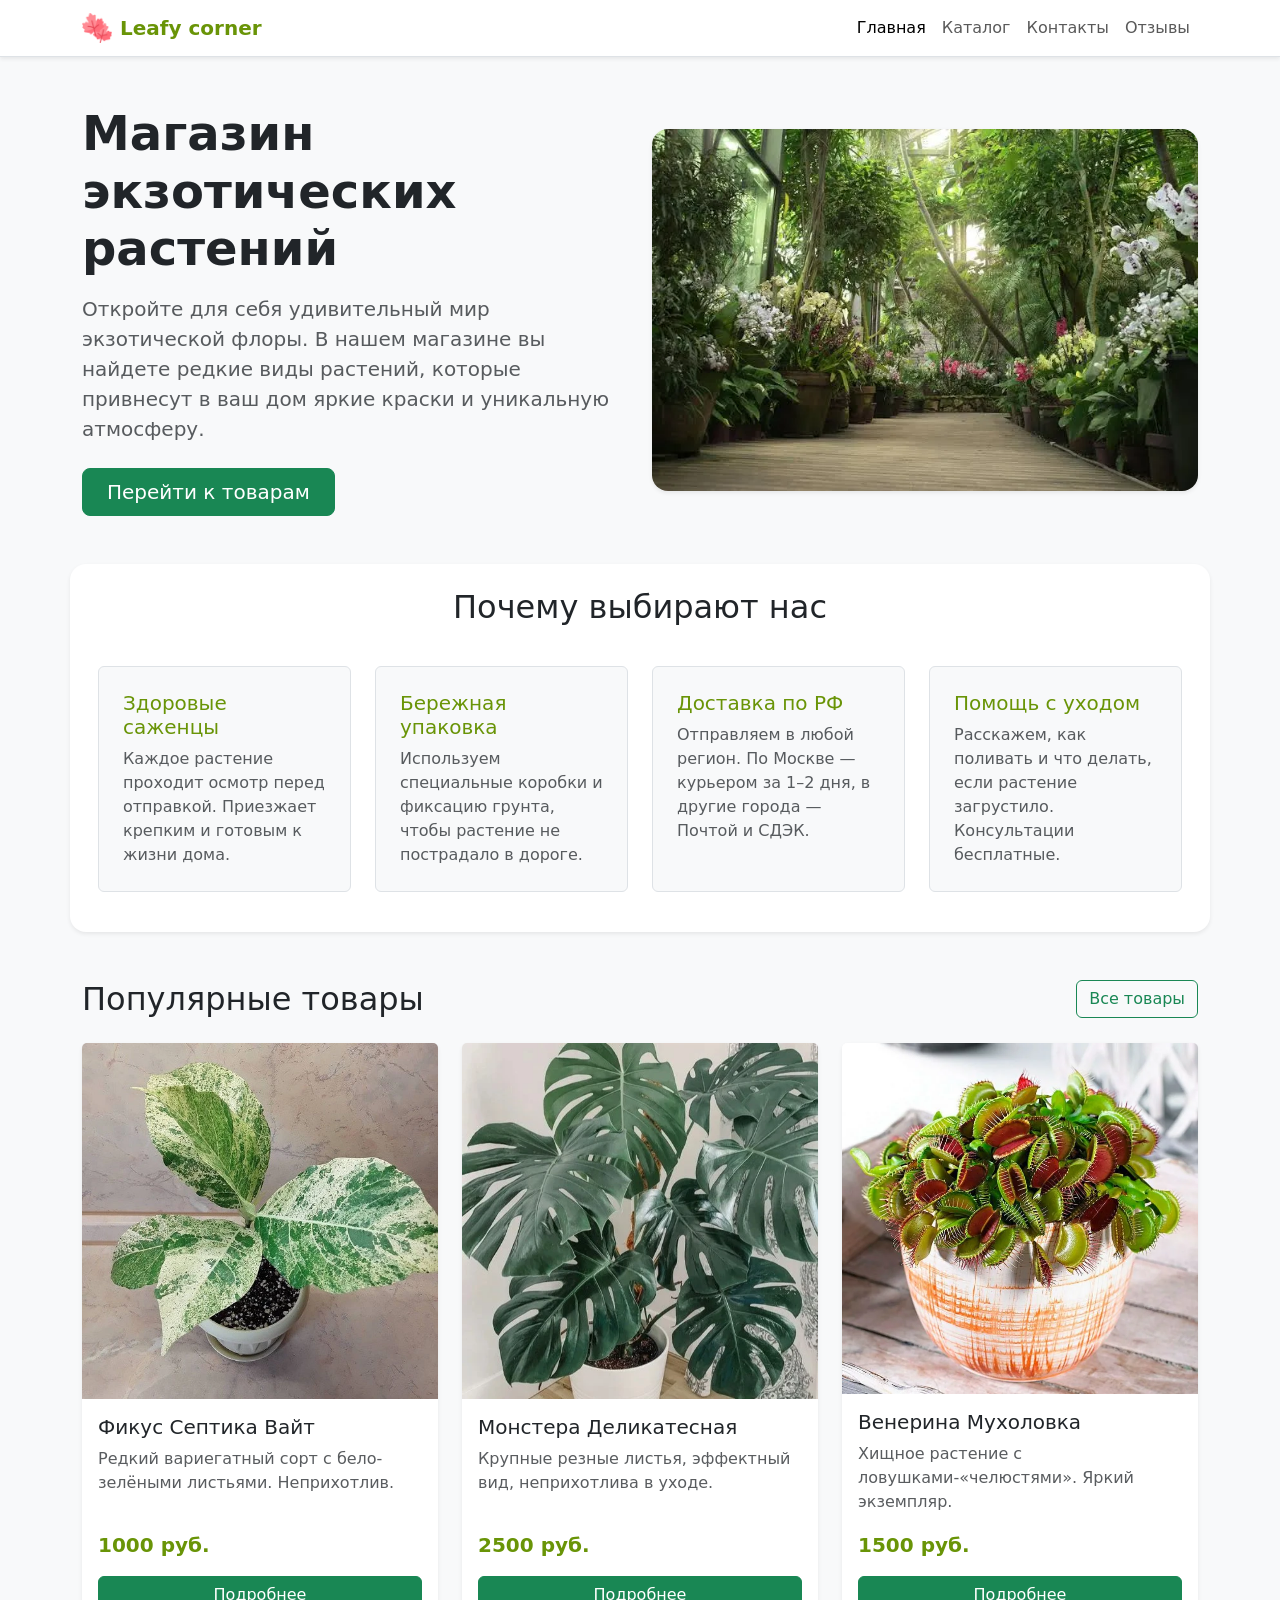
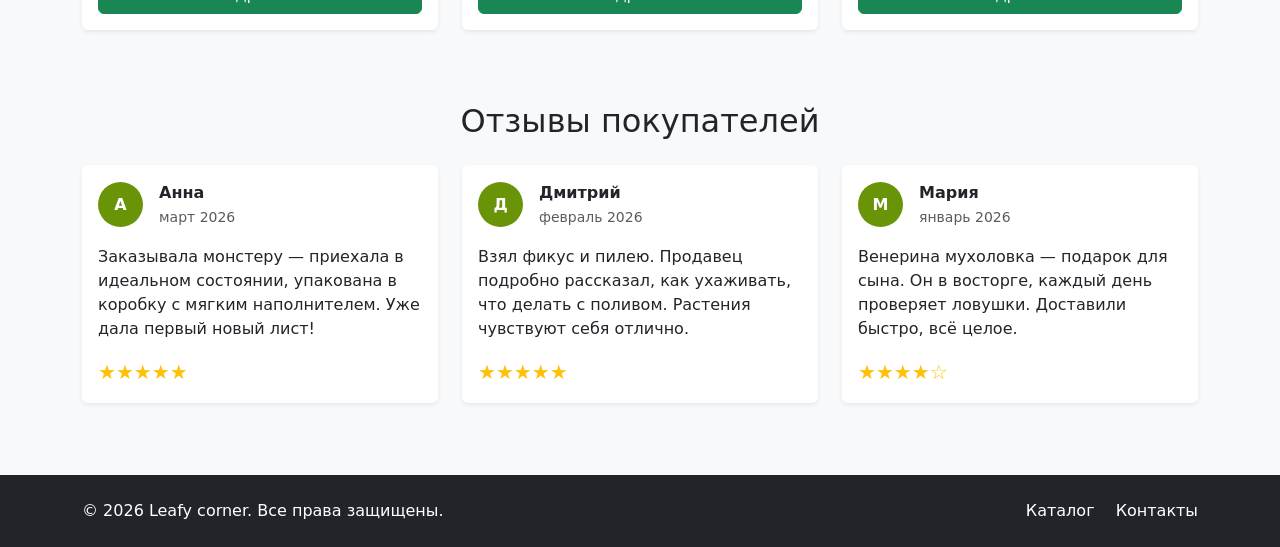
<file: index.html>
<!DOCTYPE html>
<html lang="ru">
<head>
  <meta charset="UTF-8">
  <meta name="viewport" content="width=device-width, initial-scale=1.0">
  <title>Leafy corner — Магазин экзотических растений</title>
  <link href="https://cdn.jsdelivr.net/npm/bootstrap@5.3.3/dist/css/bootstrap.min.css" rel="stylesheet">
  <link rel="stylesheet" href="css/custom.css">
</head>

<body class="d-flex flex-column min-vh-100 bg-light">

  <nav class="navbar navbar-expand-lg navbar-light bg-white border-bottom shadow-sm">
    <div class="container">
      <a class="navbar-brand d-flex align-items-center gap-2 fw-bold text-success" href="index.html">
        <img src="images/logo.png" alt="Logo" height="30">
        Leafy corner
      </a>

      <button class="navbar-toggler" type="button" data-bs-toggle="collapse" data-bs-target="#mainNavbar" aria-controls="mainNavbar" aria-expanded="false" aria-label="Переключить навигацию">
        <span class="navbar-toggler-icon"></span>
      </button>

      <div class="collapse navbar-collapse" id="mainNavbar">
        <ul class="navbar-nav ms-auto">
          <li class="nav-item">
            <a class="nav-link active" aria-current="page" href="index.html">Главная</a>
          </li>
          <li class="nav-item">
            <a class="nav-link" href="catalog.html">Каталог</a>
          </li>
          <li class="nav-item">
            <a class="nav-link" href="contacts.html">Контакты</a>
          </li>
          <li class="nav-item">
            <a class="nav-link" href="#reviews">Отзывы</a>
          </li>
        </ul>
      </div>
    </div>
  </nav>

  <main class="flex-grow-1">

    <section class="container my-5">
      <div class="row align-items-center g-4">
        <div class="col-12 col-lg-6">
          <h1 class="display-5 fw-bold mb-3">Магазин экзотических растений</h1>
          <p class="lead text-muted mb-4">
            Откройте для себя удивительный мир экзотической флоры. В нашем магазине вы найдете редкие виды растений, которые привнесут в ваш дом яркие краски и уникальную атмосферу.
          </p>
          <a class="btn btn-success btn-lg px-4" href="catalog.html">Перейти к товарам</a>
        </div>
        <div class="col-12 col-lg-6">
          <img src="images/im.webp" alt="Экзотические растения" class="img-fluid rounded-4 shadow-sm w-100" style="object-fit: cover; max-height: 400px;">
        </div>
      </div>
    </section>

    <section class="container my-5 py-4 bg-white rounded-4 shadow-sm">
      <h2 class="text-center mb-4">Почему выбирают нас</h2>
      <div class="row g-4 p-3">
        <div class="col-12 col-md-6 col-lg-3">
          <div class="p-4 border rounded h-100 bg-light">
            <h3 class="h5 text-success">Здоровые саженцы</h3>
            <p class="mb-0 text-muted">Каждое растение проходит осмотр перед отправкой. Приезжает крепким и готовым к жизни дома.</p>
          </div>
        </div>
        <div class="col-12 col-md-6 col-lg-3">
          <div class="p-4 border rounded h-100 bg-light">
            <h3 class="h5 text-success">Бережная упаковка</h3>
            <p class="mb-0 text-muted">Используем специальные коробки и фиксацию грунта, чтобы растение не пострадало в дороге.</p>
          </div>
        </div>
        <div class="col-12 col-md-6 col-lg-3">
          <div class="p-4 border rounded h-100 bg-light">
            <h3 class="h5 text-success">Доставка по РФ</h3>
            <p class="mb-0 text-muted">Отправляем в любой регион. По Москве — курьером за 1–2 дня, в другие города — Почтой и СДЭК.</p>
          </div>
        </div>
        <div class="col-12 col-md-6 col-lg-3">
          <div class="p-4 border rounded h-100 bg-light">
            <h3 class="h5 text-success">Помощь с уходом</h3>
            <p class="mb-0 text-muted">Расскажем, как поливать и что делать, если растение загрустило. Консультации бесплатные.</p>
          </div>
        </div>
      </div>
    </section>

    <section class="container my-5">
      <div class="d-flex justify-content-between align-items-center mb-4">
        <h2 class="mb-0">Популярные товары</h2>
        <a class="btn btn-outline-success" href="catalog.html">Все товары</a>
      </div>

      <div class="row row-cols-1 row-cols-md-2 row-cols-lg-3 g-4">
        
        <div class="col">
          <div class="card h-100 shadow-sm border-0">
            <img src="images/ficus variegatny.webp" class="card-img-top bg-light" alt="Фикус">
            <div class="card-body d-flex flex-column">
              <h3 class="h5 card-title">Фикус Септика Вайт</h3>
              <p class="card-text text-muted flex-grow-1">Редкий вариегатный сорт с бело-зелёными листьями. Неприхотлив.</p>
              <p class="fw-bold fs-5 text-success mb-3">1000 руб.</p>
              <a href="goods/ficus.html" class="btn btn-success w-100 mt-auto">Подробнее</a>
            </div>
          </div>
        </div>

        <div class="col">
          <div class="card h-100 shadow-sm border-0">
            <img src="images/monstera.webp" class="card-img-top bg-light" alt="Фикус">
            <div class="card-body d-flex flex-column">
              <h3 class="h5 card-title">Монстера Деликатесная</h3>
              <p class="card-text text-muted flex-grow-1">Крупные резные листья, эффектный вид, неприхотлива в уходе.</p>
              <p class="fw-bold fs-5 text-success mb-3">2500 руб.</p>
              <a href="goods/monstera.html" class="btn btn-success w-100 mt-auto">Подробнее</a>
            </div>
          </div>
        </div>

        <div class="col">
          <div class="card h-100 shadow-sm border-0">
            <img src="images/dionaea.webp" class="card-img-top bg-light" alt="Фикус">
            <div class="card-body d-flex flex-column">
              <h3 class="h5 card-title">Венерина Мухоловка</h3>
              <p class="card-text text-muted flex-grow-1">Хищное растение с ловушками-«челюстями». Яркий экземпляр.</p>
              <p class="fw-bold fs-5 text-success mb-3">1500 руб.</p>
              <a href="goods/dionaea.html" class="btn btn-success w-100 mt-auto">Подробнее</a>
            </div>
          </div>
        </div>

      </div>
    </section>

    <section class="container my-5 py-4" id="reviews">
      <h2 class="text-center mb-4">Отзывы покупателей</h2>
      <div class="row row-cols-1 row-cols-md-2 row-cols-lg-3 g-4">
        
        <div class="col">
          <div class="card h-100 border-0 shadow-sm p-3">
            <div class="d-flex align-items-center gap-3 mb-3">
              <div class="bg-success text-white rounded-circle d-flex align-items-center justify-content-center fw-bold" style="width: 45px; height: 45px;">А</div>
              <div>
                <strong class="d-block">Анна</strong>
                <small class="text-muted">март 2026</small>
              </div>
            </div>
            <p class="card-text flex-grow-1">Заказывала монстеру — приехала в идеальном состоянии, упакована в коробку с мягким наполнителем. Уже дала первый новый лист!</p>
            <div class="text-warning fs-5">★★★★★</div>
          </div>
        </div>

        <div class="col">
          <div class="card h-100 border-0 shadow-sm p-3">
            <div class="d-flex align-items-center gap-3 mb-3">
              <div class="bg-success text-white rounded-circle d-flex align-items-center justify-content-center fw-bold" style="width: 45px; height: 45px;">Д</div>
              <div>
                <strong class="d-block">Дмитрий</strong>
                <small class="text-muted">февраль 2026</small>
              </div>
            </div>
            <p class="card-text flex-grow-1">Взял фикус и пилею. Продавец подробно рассказал, как ухаживать, что делать с поливом. Растения чувствуют себя отлично.</p>
            <div class="text-warning fs-5">★★★★★</div>
          </div>
        </div>

        <div class="col">
          <div class="card h-100 border-0 shadow-sm p-3">
            <div class="d-flex align-items-center gap-3 mb-3">
              <div class="bg-success text-white rounded-circle d-flex align-items-center justify-content-center fw-bold" style="width: 45px; height: 45px;">М</div>
              <div>
                <strong class="d-block">Мария</strong>
                <small class="text-muted">январь 2026</small>
              </div>
            </div>
            <p class="card-text flex-grow-1">Венерина мухоловка — подарок для сына. Он в восторге, каждый день проверяет ловушки. Доставили быстро, всё целое.</p>
            <div class="text-warning fs-5">★★★★☆</div>
          </div>
        </div>

      </div>
    </section>

  </main>

  <footer class="bg-dark text-white py-4 mt-auto">
    <div class="container">
      <div class="row align-items-center g-3">
        <div class="col-12 col-md-6">
          <p class="mb-0">&copy; 2026 Leafy corner. Все права защищены.</p>
        </div>
        <div class="col-12 col-md-6 text-md-end">
          <a class="text-white text-decoration-none me-3" href="catalog.html">Каталог</a>
          <a class="text-white text-decoration-none" href="contacts.html">Контакты</a>
        </div>
      </div>
    </div>
  </footer>

<script 
  src="https://cdn.jsdelivr.net/npm/bootstrap@5.3.3/dist/js/bootstrap.bundle.min.js">
</script>
</body>
</html>
</file>
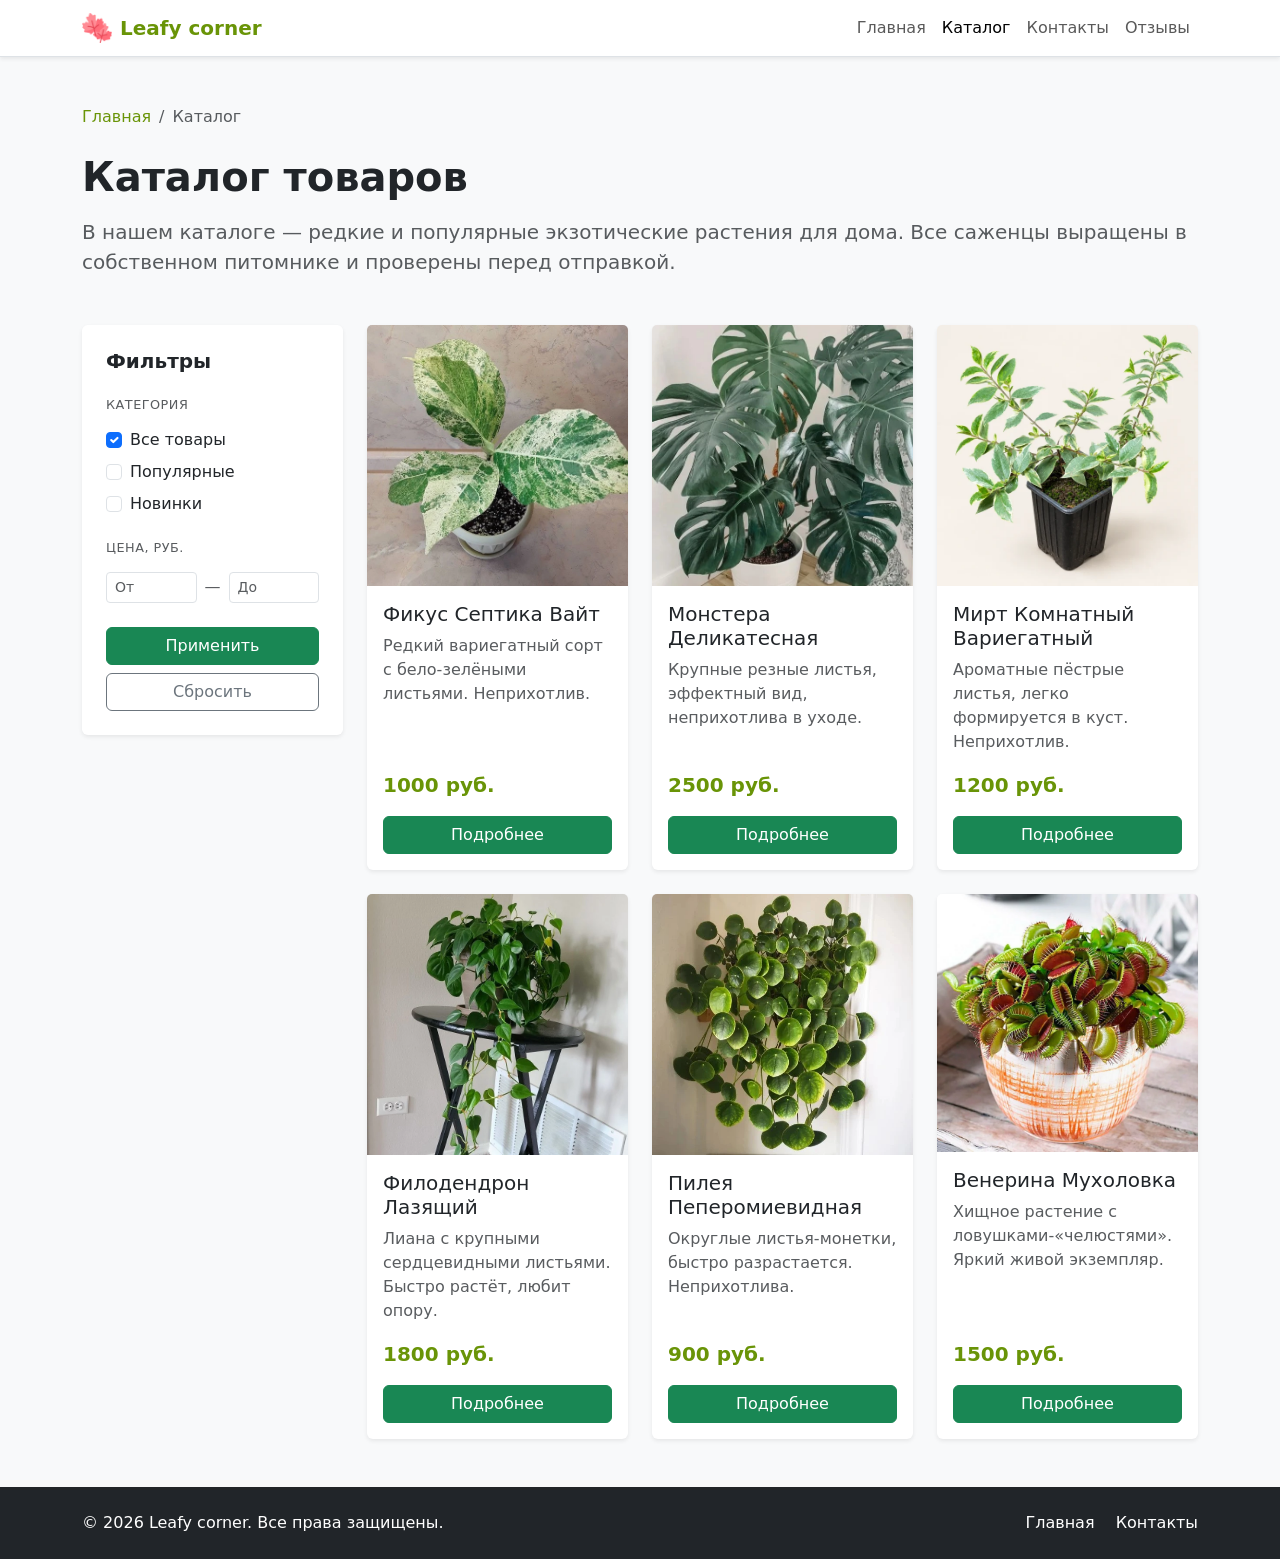
<file: catalog.html>
<!DOCTYPE html>
<html lang="ru">
<head>
  <meta charset="UTF-8">
  <meta name="viewport" content="width=device-width, initial-scale=1.0">
  <title>Каталог товаров — Leafy corner</title>
  <link href="https://cdn.jsdelivr.net/npm/bootstrap@5.3.3/dist/css/bootstrap.min.css" rel="stylesheet">
  <link rel="stylesheet" href="css/custom.css">
</head>

<body class="d-flex flex-column min-vh-100 bg-light">

  <nav class="navbar navbar-expand-lg navbar-light bg-white border-bottom shadow-sm">
    <div class="container">
      <a class="navbar-brand d-flex align-items-center gap-2 fw-bold text-success" href="index.html">
        <img src="images/logo.png" alt="Logo" height="30">
        Leafy corner
      </a>
      <button class="navbar-toggler" type="button" data-bs-toggle="collapse" data-bs-target="#mainNavbar">
        <span class="navbar-toggler-icon"></span>
      </button>
      <div class="collapse navbar-collapse" id="mainNavbar">
        <ul class="navbar-nav ms-auto">
          <li class="nav-item"><a class="nav-link" href="index.html">Главная</a></li>
          <li class="nav-item"><a class="nav-link active" aria-current="page" href="catalog.html">Каталог</a></li>
          <li class="nav-item"><a class="nav-link" href="contacts.html">Контакты</a></li>
          <li class="nav-item"><a class="nav-link" href="index.html#reviews">Отзывы</a></li>
        </ul>
      </div>
    </div>
  </nav>

  <main class="container my-5 flex-grow-1">
    
    <nav aria-label="breadcrumb" class="mb-4">
      <ol class="breadcrumb">
        <li class="breadcrumb-item"><a href="index.html" class="text-success text-decoration-none">Главная</a></li>
        <li class="breadcrumb-item active" aria-current="page">Каталог</li>
      </ol>
    </nav>

    <div class="mb-5">
      <h1 class="display-6 fw-bold mb-3">Каталог товаров</h1>
      <p class="text-muted fs-5">В нашем каталоге — редкие и популярные экзотические растения для дома. Все саженцы выращены в собственном питомнике и проверены перед отправкой.</p>
    </div>

    <div class="row g-4">
      
      <aside class="col-lg-3">
        <div class="card shadow-sm border-0 sticky-top" style="top: 20px;">
          <div class="card-body p-4">
            <h5 class="card-title mb-4 fw-bold">Фильтры</h5>
            
            <form>
              <div class="mb-4">
                <h6 class="text-muted text-uppercase mb-3" style="font-size: 0.8rem; letter-spacing: 0.5px;">Категория</h6>
                <div class="form-check mb-2">
                  <input class="form-check-input" type="checkbox" id="catAll" checked>
                  <label class="form-check-label" for="catAll">Все товары</label>
                </div>
                <div class="form-check mb-2">
                  <input class="form-check-input" type="checkbox" id="catPopular">
                  <label class="form-check-label" for="catPopular">Популярные</label>
                </div>
                <div class="form-check">
                  <input class="form-check-input" type="checkbox" id="catNew">
                  <label class="form-check-label" for="catNew">Новинки</label>
                </div>
              </div>

              <div class="mb-4">
                <h6 class="text-muted text-uppercase mb-3" style="font-size: 0.8rem; letter-spacing: 0.5px;">Цена, руб.</h6>
                <div class="d-flex gap-2 align-items-center">
                  <input type="number" class="form-control form-control-sm" placeholder="От" min="0">
                  <span class="text-muted">—</span>
                  <input type="number" class="form-control form-control-sm" placeholder="До" min="0">
                </div>
              </div>

              <button type="button" class="btn btn-success w-100">Применить</button>
              <button type="reset" class="btn btn-outline-secondary w-100 mt-2">Сбросить</button>
            </form>

          </div>
        </div>
      </aside>

      <div class="col-lg-9">
        <div class="row row-cols-1 row-cols-md-2 row-cols-xl-3 g-4">
          
          <div class="col">
            <div class="card h-100 shadow-sm border-0">
              <img src="images/ficus variegatny.webp" class="card-img-top bg-light" alt="Фикус Септика Вайт">
              <div class="card-body d-flex flex-column">
                <h3 class="h5 card-title">Фикус Септика Вайт</h3>
                <p class="card-text text-muted flex-grow-1">Редкий вариегатный сорт с бело-зелёными листьями. Неприхотлив.</p>
                <p class="fw-bold fs-5 text-success mb-3">1000 руб.</p>
                <a href="goods/ficus.html" class="btn btn-success w-100 mt-auto">Подробнее</a>
              </div>
            </div>
          </div>

          <div class="col">
            <div class="card h-100 shadow-sm border-0">
              <img src="images/monstera.webp" class="card-img-top bg-light" alt="Монстера Деликатесная">
              <div class="card-body d-flex flex-column">
                <h3 class="h5 card-title">Монстера Деликатесная</h3>
                <p class="card-text text-muted flex-grow-1">Крупные резные листья, эффектный вид, неприхотлива в уходе.</p>
                <p class="fw-bold fs-5 text-success mb-3">2500 руб.</p>
                <a href="goods/monstera.html" class="btn btn-success w-100 mt-auto">Подробнее</a>
              </div>
            </div>
          </div>

          <div class="col">
            <div class="card h-100 shadow-sm border-0">
              <img src="images/myrt.webp" class="card-img-top bg-light" alt="Мирт Комнатный Вариегатный">
              <div class="card-body d-flex flex-column">
                <h3 class="h5 card-title">Мирт Комнатный Вариегатный</h3>
                <p class="card-text text-muted flex-grow-1">Ароматные пёстрые листья, легко формируется в куст. Неприхотлив.</p>
                <p class="fw-bold fs-5 text-success mb-3">1200 руб.</p>
                <a href="goods/myrt.html" class="btn btn-success w-100 mt-auto">Подробнее</a>
              </div>
            </div>
          </div>

          <div class="col">
            <div class="card h-100 shadow-sm border-0">
              <img src="images/philodendron.webp" class="card-img-top bg-light" alt="Филодендрон Лазящий">
              <div class="card-body d-flex flex-column">
                <h3 class="h5 card-title">Филодендрон Лазящий</h3>
                <p class="card-text text-muted flex-grow-1">Лиана с крупными сердцевидными листьями. Быстро растёт, любит опору.</p>
                <p class="fw-bold fs-5 text-success mb-3">1800 руб.</p>
                <a href="goods/philodendron.html" class="btn btn-success w-100 mt-auto">Подробнее</a>
              </div>
            </div>
          </div>

          <div class="col">
            <div class="card h-100 shadow-sm border-0">
              <img src="images/pilea.webp" class="card-img-top bg-light" alt="Пилея Пеперомиевидная">
              <div class="card-body d-flex flex-column">
                <h3 class="h5 card-title">Пилея Пеперомиевидная</h3>
                <p class="card-text text-muted flex-grow-1">Округлые листья-монетки, быстро разрастается. Неприхотлива.</p>
                <p class="fw-bold fs-5 text-success mb-3">900 руб.</p>
                <a href="goods/pilea.html" class="btn btn-success w-100 mt-auto">Подробнее</a>
              </div>
            </div>
          </div>

          <div class="col">
            <div class="card h-100 shadow-sm border-0">
              <img src="images/dionaea.webp" class="card-img-top bg-light" alt="Венерина Мухоловка">
              <div class="card-body d-flex flex-column">
                <h3 class="h5 card-title">Венерина Мухоловка</h3>
                <p class="card-text text-muted flex-grow-1">Хищное растение с ловушками-«челюстями». Яркий живой экземпляр.</p>
                <p class="fw-bold fs-5 text-success mb-3">1500 руб.</p>
                <a href="goods/dionaea.html" class="btn btn-success w-100 mt-auto">Подробнее</a>
              </div>
            </div>
          </div>

        </div>
      </div>
    </div>
  </main>

  <footer class="bg-dark text-white py-4 mt-auto">
    <div class="container">
      <div class="row align-items-center g-3">
        <div class="col-12 col-md-6">
          <p class="mb-0">&copy; 2026 Leafy corner. Все права защищены.</p>
        </div>
        <div class="col-12 col-md-6 text-md-end">
          <a class="text-white text-decoration-none me-3" href="index.html">Главная</a>
          <a class="text-white text-decoration-none" href="contacts.html">Контакты</a>
        </div>
      </div>
    </div>
  </footer>

  <script src="https://cdn.jsdelivr.net/npm/bootstrap@5.3.3/dist/js/bootstrap.bundle.min.js"></script>
</body>
</html>
</file>
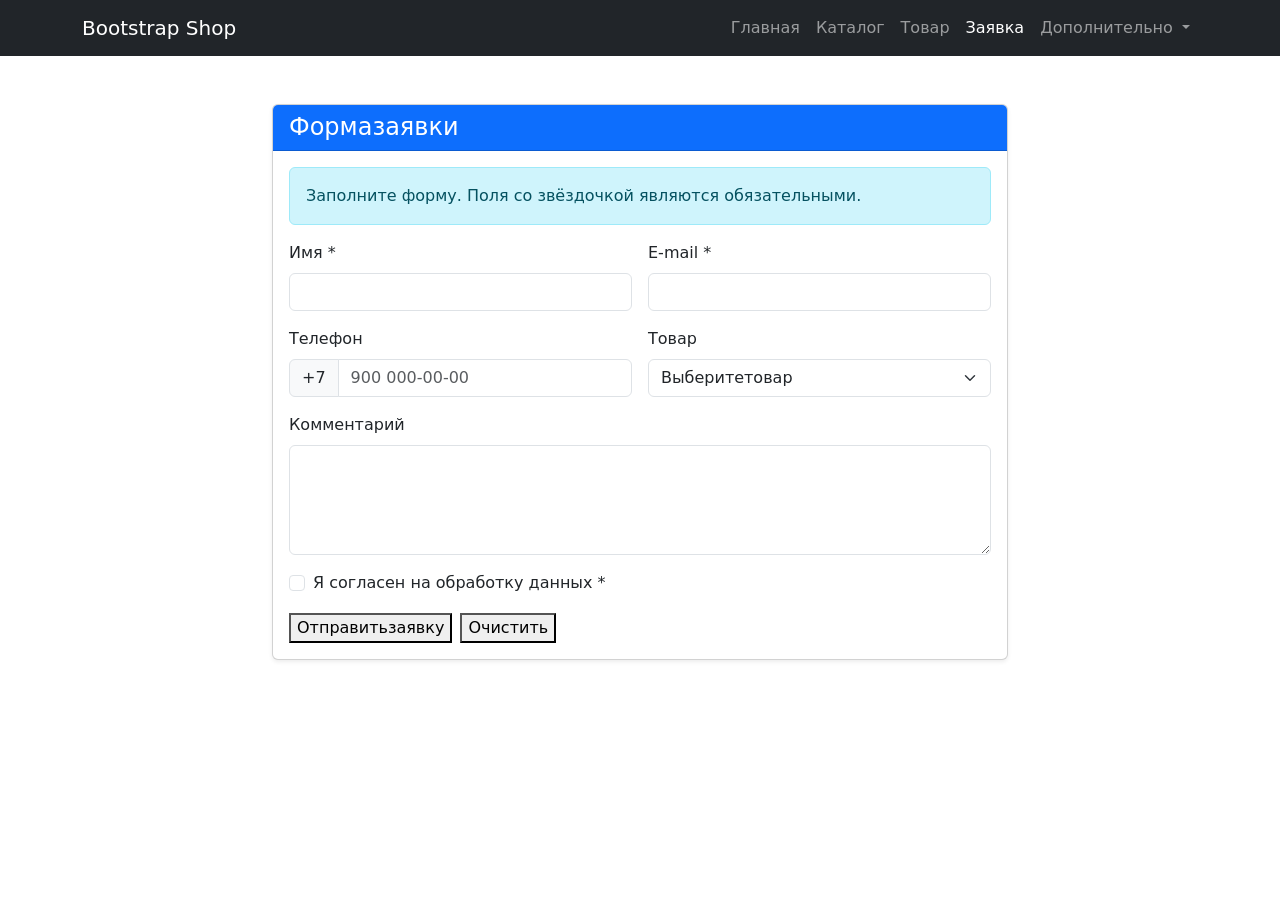
<file: order.html>
<!DOCTYPE html>
<html lang="ru">
<head>
<meta charset="UTF-8">
<meta name="viewport" content="width=device-width, initial-scale=1.0">
<title>Главная — Bootstrap Shop</title>
<link href="https://cdn.jsdelivr.net/npm/bootstrap@5.3.3/dist/css/bootstrap.min.css"
rel="stylesheet">
<link rel="stylesheet" href="css/custom.css">
</head>

<body>

    <nav class="navbar navbar-expand-lg navbar-dark bg-dark">
<div class="container">
<a class="navbar-brand" href="index.html">Bootstrap Shop</a>

<button
      class="navbar-toggler"
      type="button"
      data-bs-toggle="collapse"
      data-bs-target="#mainNavbar"
      aria-controls="mainNavbar"
      aria-expanded="false"
      aria-label="Переключитьнавигацию"
>
<span class="navbar-toggler-icon"></span>
</button>

<div class="collapse navbar-collapse" id="mainNavbar">
<ul class="navbar-nav ms-auto">
<li class="nav-item">
<a class="nav-link" href="index.html">Главная</a>
</li>

<li class="nav-item">
<a class="nav-link" href="catalog.html">Каталог</a>
</li>

<li class="nav-item">
<a class="nav-link" href="product.html">Товар</a>
</li>

<li class="nav-item">
<a class="nav-link active" aria-current="page" href="order.html">Заявка</a>
</li>

<li class="nav-item dropdown">
<a
            class="nav-link dropdown-toggle"
href="#"
            role="button"
            data-bs-toggle="dropdown"
            aria-expanded="false"
>
Дополнительно
</a>
<ul class="dropdown-menu">
<li><a class="dropdown-item" href="catalog.html">Всетовары</a></li>
<li><a class="dropdown-item" href="order.html">Оформитьзаявку</a></li>
<li><a class="dropdown-item" href="index.html#popular">Популярное</a></li>
</ul>
</li>
</ul>
</div>
</div>
</nav>

<main class="container my-5">
<div class="row justify-content-center">
<div class="col-12 col-lg-8">
<div class="card shadow-sm">
<div class="card-header bg-primary text-white">
<h1 class="h4 mb-0">Формазаявки</h1>
</div>

<div class="card-body">
<div class="alert alert-info" role="alert">
Заполните форму. Поля со звёздочкой являются обязательными.
</div>

<form>
<div class="row g-3">
<div class="col-12 col-md-6">
<label for="order-name" class="form-label">Имя *</label>
<input id="order-name" name="name" type="text" class="form-control" required>
</div>

<div class="col-12 col-md-6">
<label for="order-email" class="form-label">E-mail *</label>
<input id="order-email" name="email" type="email" class="form-control" required>
</div>

<div class="col-12 col-md-6">
<label for="order-phone" class="form-label">Телефон</label>
<div class="input-group">
<span class="input-group-text">+7</span>
<input id="order-phone" name="phone" type="tel" class="form-control" placeholder="900 000-00-00">
</div>
</div>

<div class="col-12 col-md-6">
<label for="order-product" class="form-label">Товар</label>
<select id="order-product" name="product" class="form-select">
<option selected>Выберитетовар</option>
<option value="product-1">Товар 1</option>
<option value="product-2">Товар 2</option>
<option value="product-3">Товар 3</option>
</select>
</div>

<div class="col-12">
<label for="order-comment" class="form-label">Комментарий</label>
<textarea id="order-comment" name="comment" class="form-control" rows="4"></textarea>
</div>

<div class="col-12">
<div class="form-check">
<input id="order-agree" class="form-check-input" type="checkbox" required>
<label class="form-check-label" for="order-agree">
Я согласен на обработку данных *
</label>
</div>
</div>

<div class="col-12 d-flex gap-2">
<button class="btnbtn-primary" type="submit">
Отправитьзаявку
</button>
<button class="btnbtn-outline-secondary" type="reset">
Очистить
</button>
</div>
</div>
</form>
</div>
</div>
</div>
</div>
</main>


<script
  src="https://cdn.jsdelivr.net/npm/bootstrap@5.3.8/dist/js/bootstrap.bundle.min.js">
</script>
</body>
</file>
<file: css/custom.css>
:root {
  --bs-success: #699407;
  --bs-success-rgb: 105, 148, 7;
}

.btn {
  transition: all 0.2s ease-in-out;
}

.img-thumbnail {
  transition: border-color 0.2s, opacity 0.2s;
}

.img-thumbnail:hover {
  border-color: var(--bs-success);
  opacity: 0.8;
}

html {
  scroll-behavior: smooth;
}


.form-control:focus, 
.form-select:focus {
  border-color: var(--bs-success);
  box-shadow: 0 0 0 0.25rem rgba(105, 148, 7, 0.25);
}
</file>
